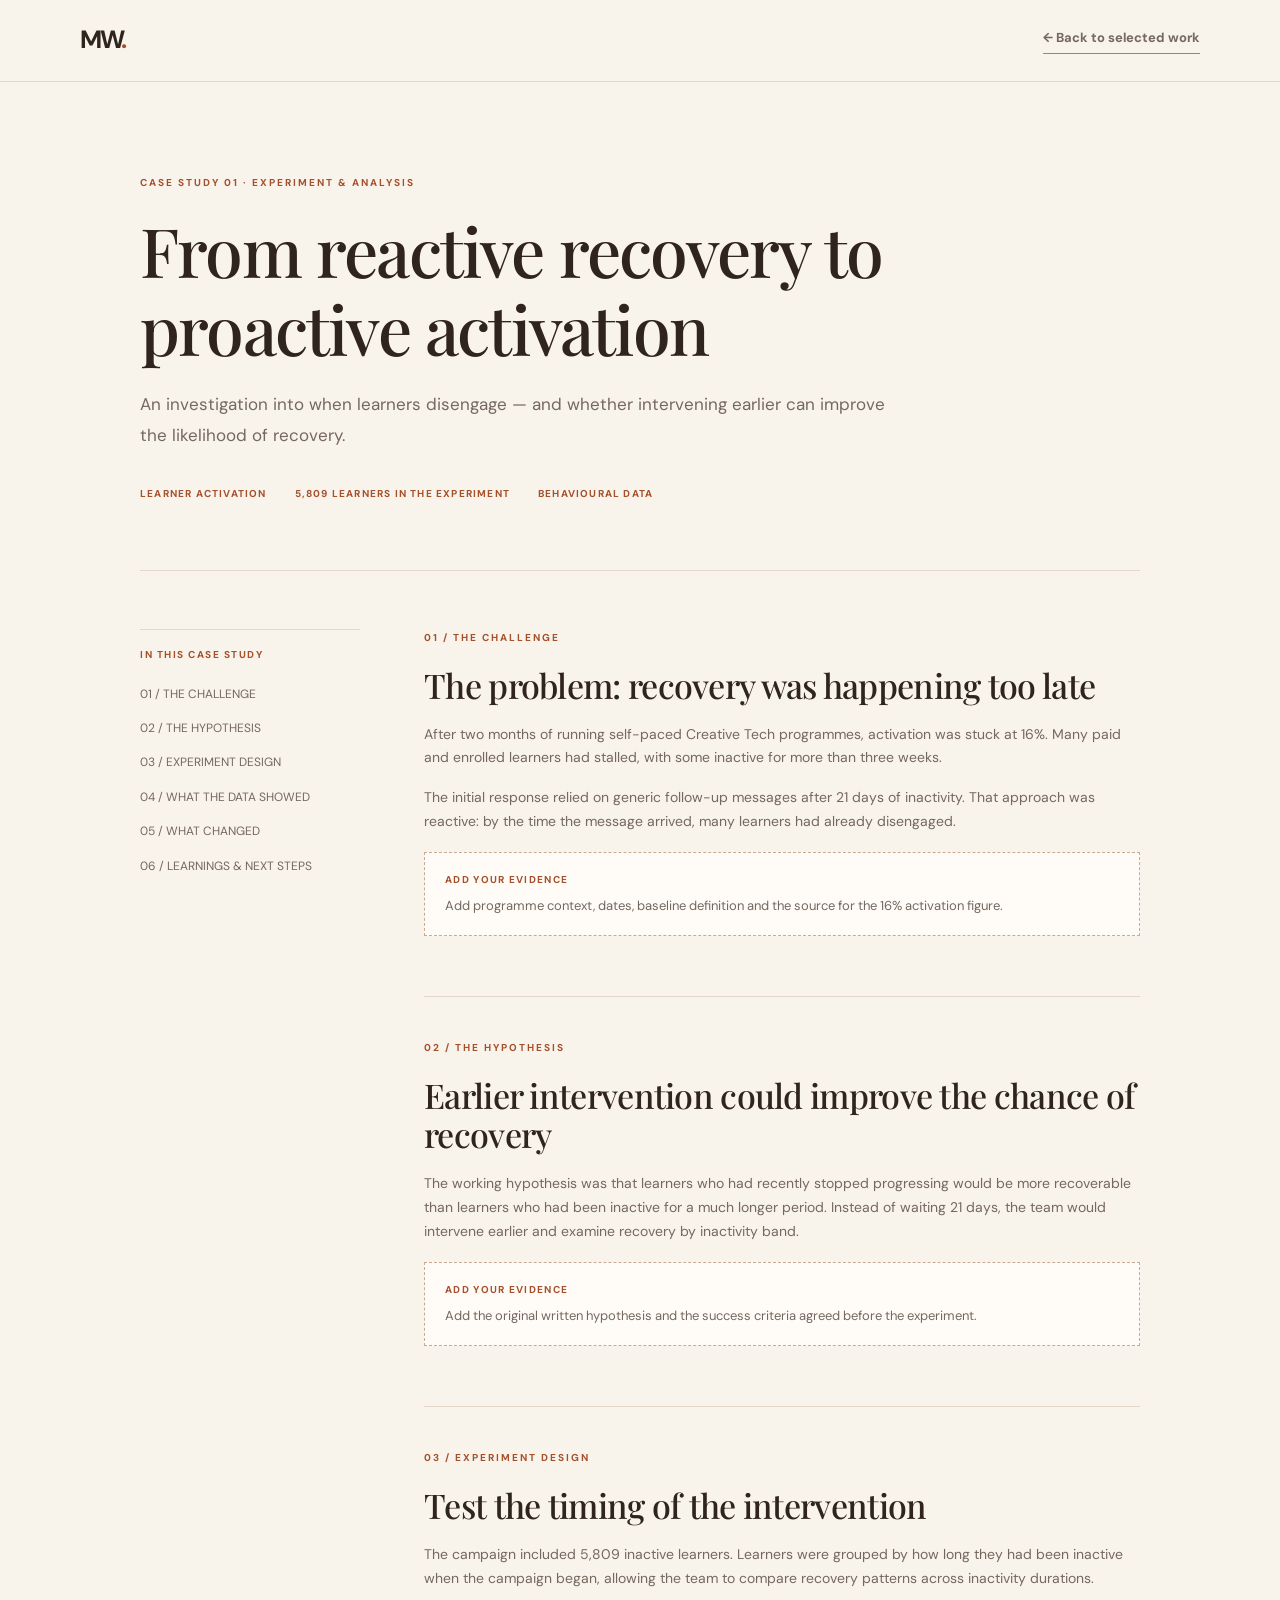
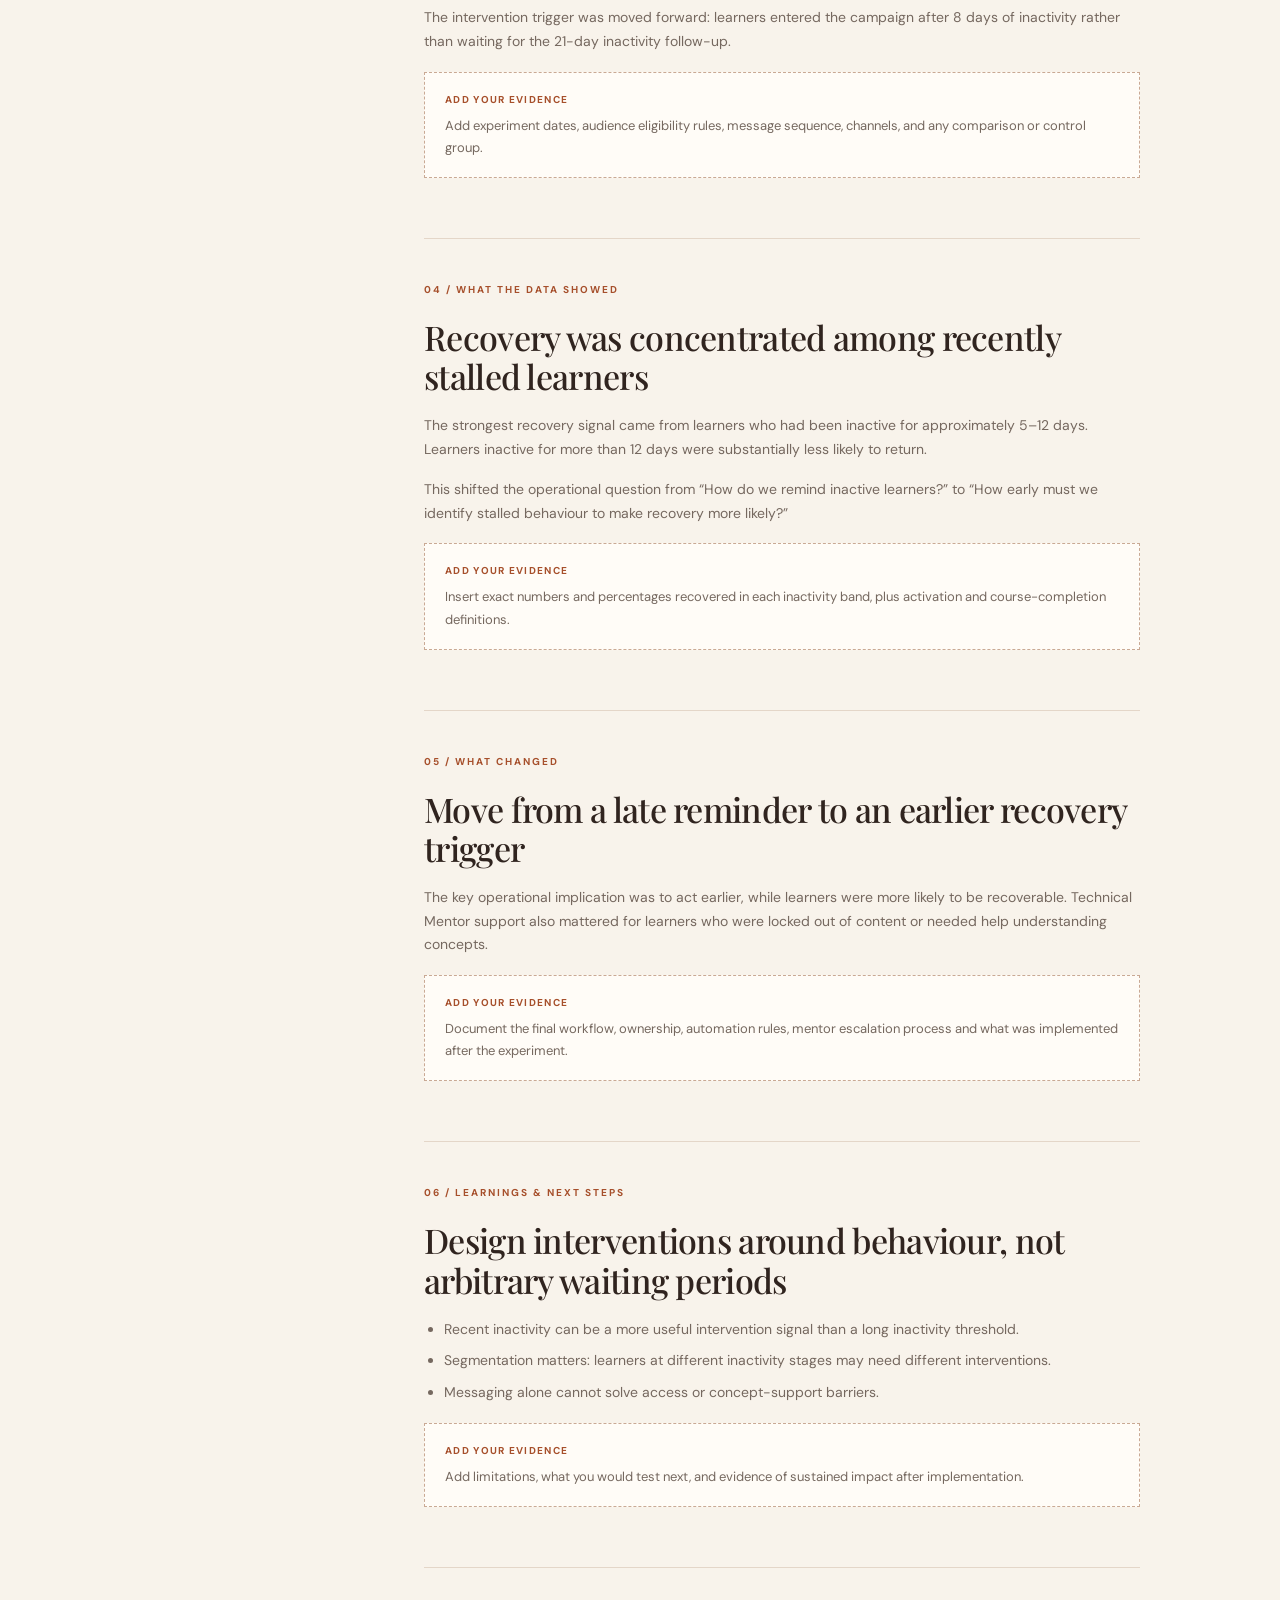
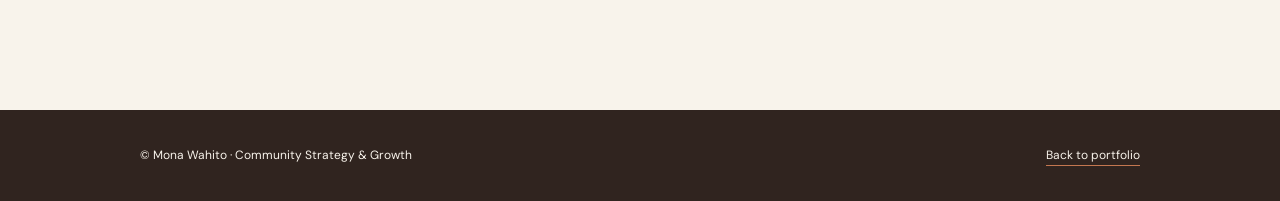
<file: activation-case-study.html>
<!doctype html><html lang="en"><head><meta charset="utf-8"><meta name="viewport" content="width=device-width, initial-scale=1">
<meta name="description" content="From reactive recovery to proactive activation — a case study by Mona Wahito."><title>From reactive recovery to proactive activation | Mona Wahito</title>
<link rel="preconnect" href="https://fonts.googleapis.com"><link rel="preconnect" href="https://fonts.gstatic.com" crossorigin>
<link href="https://fonts.googleapis.com/css2?family=DM+Sans:wght@400;500;600;700&family=Playfair+Display:wght@500;600;700&display=swap" rel="stylesheet"><style>
:root{--bg:#F8F3EB;--surface:#FFFCF7;--ink:#30241F;--muted:#75685F;--accent:#A64F2B;--accent-dark:#843D24;--accent-light:#C47750;--clay:#EBD5C2;--clay-light:#F3E5D8;--border:#E4D6C8;--dark:#30241F}
*{box-sizing:border-box}html{scroll-behavior:smooth;scroll-padding-top:100px}
body{margin:0;background:var(--bg);color:var(--ink);font-family:"DM Sans",Arial,sans-serif;line-height:1.7}
a{color:inherit;text-decoration:none}.wrap{width:min(1000px,calc(100% - 48px));margin:auto}
header{height:82px;padding:0 max(24px,calc((100% - 1120px)/2));display:flex;align-items:center;justify-content:space-between;border-bottom:1px solid var(--border);background:var(--bg)}
.logo{font-size:25px;font-weight:700;letter-spacing:-2px}.logo span{color:var(--accent)}
.back{font-size:13px;font-weight:700;color:var(--muted);border-bottom:1px solid var(--accent-light);padding-bottom:4px}
.hero{padding:92px 0 68px;border-bottom:1px solid var(--border)}
.eyebrow{font-size:10px;letter-spacing:2px;font-weight:700;color:var(--accent);margin:0 0 20px;text-transform:uppercase}
h1,h2{font-family:"Playfair Display",Georgia,serif;font-weight:500;line-height:1.15}
h1{font-size:clamp(42px,6vw,68px);letter-spacing:-1.8px;max-width:850px;margin:0 0 22px}
h1 em{color:var(--accent);font-weight:500}.lede{font-size:17px;line-height:1.8;color:var(--muted);max-width:760px;margin:0}
.meta{display:flex;gap:28px;flex-wrap:wrap;margin-top:34px;font-size:10px;font-weight:700;letter-spacing:1.2px;color:var(--accent)}
main{padding:58px 0 100px}.content-grid{display:grid;grid-template-columns:220px 1fr;gap:64px;align-items:start}
aside{position:sticky;top:30px;border-top:1px solid var(--border);padding-top:16px}
aside p{font-size:10px;letter-spacing:1.5px;font-weight:700;color:var(--accent);margin:0 0 14px}
aside a{display:block;font-size:12px;color:var(--muted);padding:7px 0}
section.case-section{padding:0 0 42px;margin:0 0 42px;border-bottom:1px solid var(--border);scroll-margin-top:100px}
h2{font-size:34px;letter-spacing:-.7px;margin:0 0 18px}
p{font-size:14px;color:var(--muted);margin:0 0 16px}
.placeholder{border:1px dashed #C9A994;background:#FFFCF7;padding:18px 20px;margin:18px 0;color:var(--muted);font-size:13px}
.placeholder b{display:block;color:var(--accent);font-size:10px;letter-spacing:1.3px;margin-bottom:7px}
ul{padding-left:20px;color:var(--muted);font-size:14px}li{margin:8px 0}
footer{background:var(--dark);color:var(--bg);padding:35px 0;font-size:12px}
footer .wrap{display:flex;justify-content:space-between;gap:20px;flex-wrap:wrap}footer a{color:var(--bg);border-bottom:1px solid var(--accent-light)}
@media(max-width:700px){header{height:70px}.hero{padding:65px 0 48px}.content-grid{grid-template-columns:1fr;gap:30px}aside{position:static;display:grid;grid-template-columns:repeat(2,minmax(0,1fr));gap:0 16px}aside p{grid-column:1/-1}h2{font-size:29px}main{padding-top:40px}}
</style></head>
<body><header><a class="logo" href="index.html">MW<span>.</span></a><a class="back" href="index.html#work">← Back to selected work</a></header>
<div class="wrap hero"><p class="eyebrow">CASE STUDY 01 · EXPERIMENT & ANALYSIS</p><h1>From reactive recovery to proactive activation</h1><p class="lede">An investigation into when learners disengage — and whether intervening earlier can improve the likelihood of recovery.</p><div class="meta"><span>LEARNER ACTIVATION</span><span>5,809 LEARNERS IN THE EXPERIMENT</span><span>BEHAVIOURAL DATA</span></div></div>
<main class="wrap"><div class="content-grid"><aside><p>IN THIS CASE STUDY</p><a href="#context">01 / THE CHALLENGE</a><a href="#hypothesis">02 / THE HYPOTHESIS</a><a href="#design">03 / EXPERIMENT DESIGN</a><a href="#findings">04 / WHAT THE DATA SHOWED</a><a href="#response">05 / WHAT CHANGED</a><a href="#learning">06 / LEARNINGS & NEXT STEPS</a></aside><div><section class="case-section" id="context"><p class="eyebrow">01 / THE CHALLENGE</p><h2>The problem: recovery was happening too late</h2><p>After two months of running self-paced Creative Tech programmes, activation was stuck at 16%. Many paid and enrolled learners had stalled, with some inactive for more than three weeks.</p><p>The initial response relied on generic follow-up messages after 21 days of inactivity. That approach was reactive: by the time the message arrived, many learners had already disengaged.</p><div class="placeholder"><b>ADD YOUR EVIDENCE</b>Add programme context, dates, baseline definition and the source for the 16% activation figure.</div></section><section class="case-section" id="hypothesis"><p class="eyebrow">02 / THE HYPOTHESIS</p><h2>Earlier intervention could improve the chance of recovery</h2><p>The working hypothesis was that learners who had recently stopped progressing would be more recoverable than learners who had been inactive for a much longer period. Instead of waiting 21 days, the team would intervene earlier and examine recovery by inactivity band.</p><div class="placeholder"><b>ADD YOUR EVIDENCE</b>Add the original written hypothesis and the success criteria agreed before the experiment.</div></section><section class="case-section" id="design"><p class="eyebrow">03 / EXPERIMENT DESIGN</p><h2>Test the timing of the intervention</h2><p>The campaign included 5,809 inactive learners. Learners were grouped by how long they had been inactive when the campaign began, allowing the team to compare recovery patterns across inactivity durations.</p><p>The intervention trigger was moved forward: learners entered the campaign after 8 days of inactivity rather than waiting for the 21-day inactivity follow-up.</p><div class="placeholder"><b>ADD YOUR EVIDENCE</b>Add experiment dates, audience eligibility rules, message sequence, channels, and any comparison or control group.</div></section><section class="case-section" id="findings"><p class="eyebrow">04 / WHAT THE DATA SHOWED</p><h2>Recovery was concentrated among recently stalled learners</h2><p>The strongest recovery signal came from learners who had been inactive for approximately 5–12 days. Learners inactive for more than 12 days were substantially less likely to return.</p><p>This shifted the operational question from “How do we remind inactive learners?” to “How early must we identify stalled behaviour to make recovery more likely?”</p><div class="placeholder"><b>ADD YOUR EVIDENCE</b>Insert exact numbers and percentages recovered in each inactivity band, plus activation and course-completion definitions.</div></section><section class="case-section" id="response"><p class="eyebrow">05 / WHAT CHANGED</p><h2>Move from a late reminder to an earlier recovery trigger</h2><p>The key operational implication was to act earlier, while learners were more likely to be recoverable. Technical Mentor support also mattered for learners who were locked out of content or needed help understanding concepts.</p><div class="placeholder"><b>ADD YOUR EVIDENCE</b>Document the final workflow, ownership, automation rules, mentor escalation process and what was implemented after the experiment.</div></section><section class="case-section" id="learning"><p class="eyebrow">06 / LEARNINGS & NEXT STEPS</p><h2>Design interventions around behaviour, not arbitrary waiting periods</h2><ul><li>Recent inactivity can be a more useful intervention signal than a long inactivity threshold.</li><li>Segmentation matters: learners at different inactivity stages may need different interventions.</li><li>Messaging alone cannot solve access or concept-support barriers.</li></ul><div class="placeholder"><b>ADD YOUR EVIDENCE</b>Add limitations, what you would test next, and evidence of sustained impact after implementation.</div></section></div></div></main>
<footer><div class="wrap"><span>© Mona Wahito · Community Strategy & Growth</span><a href="index.html#work">Back to portfolio</a></div></footer></body></html>
</file>
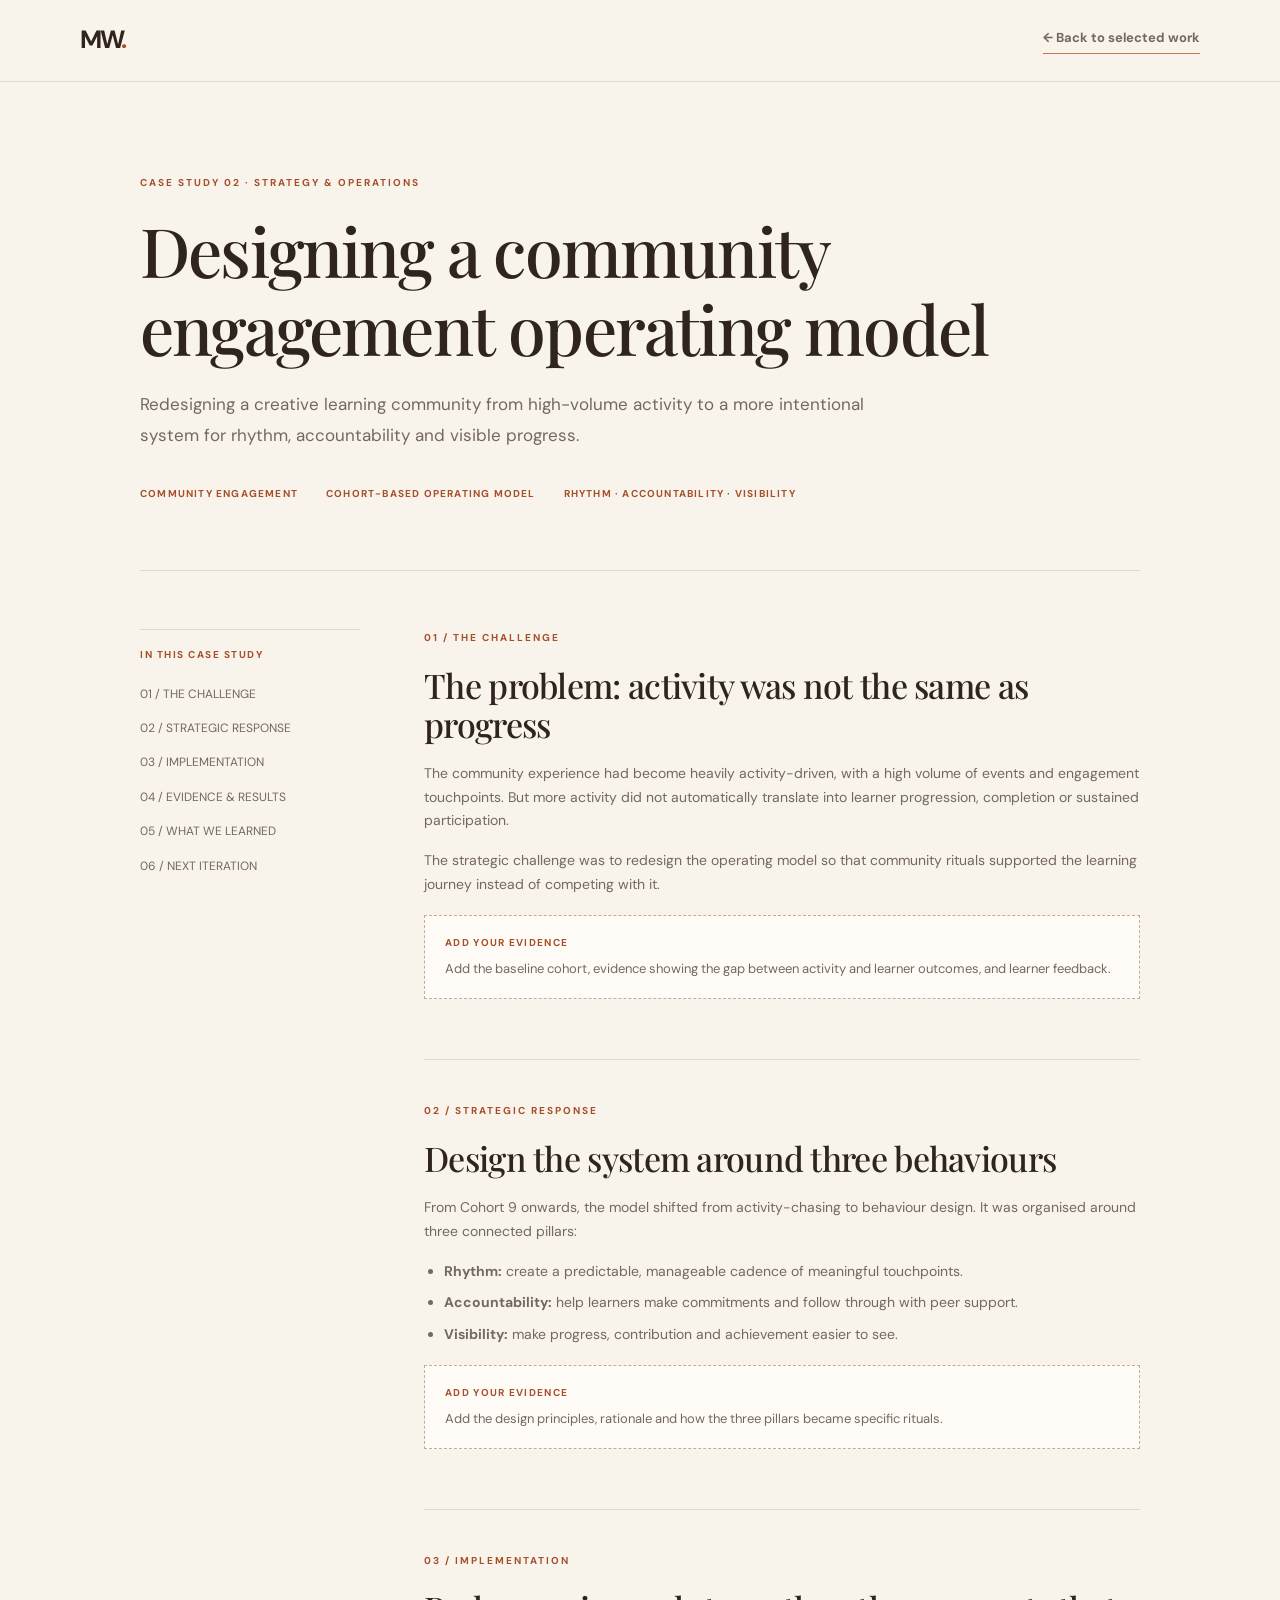
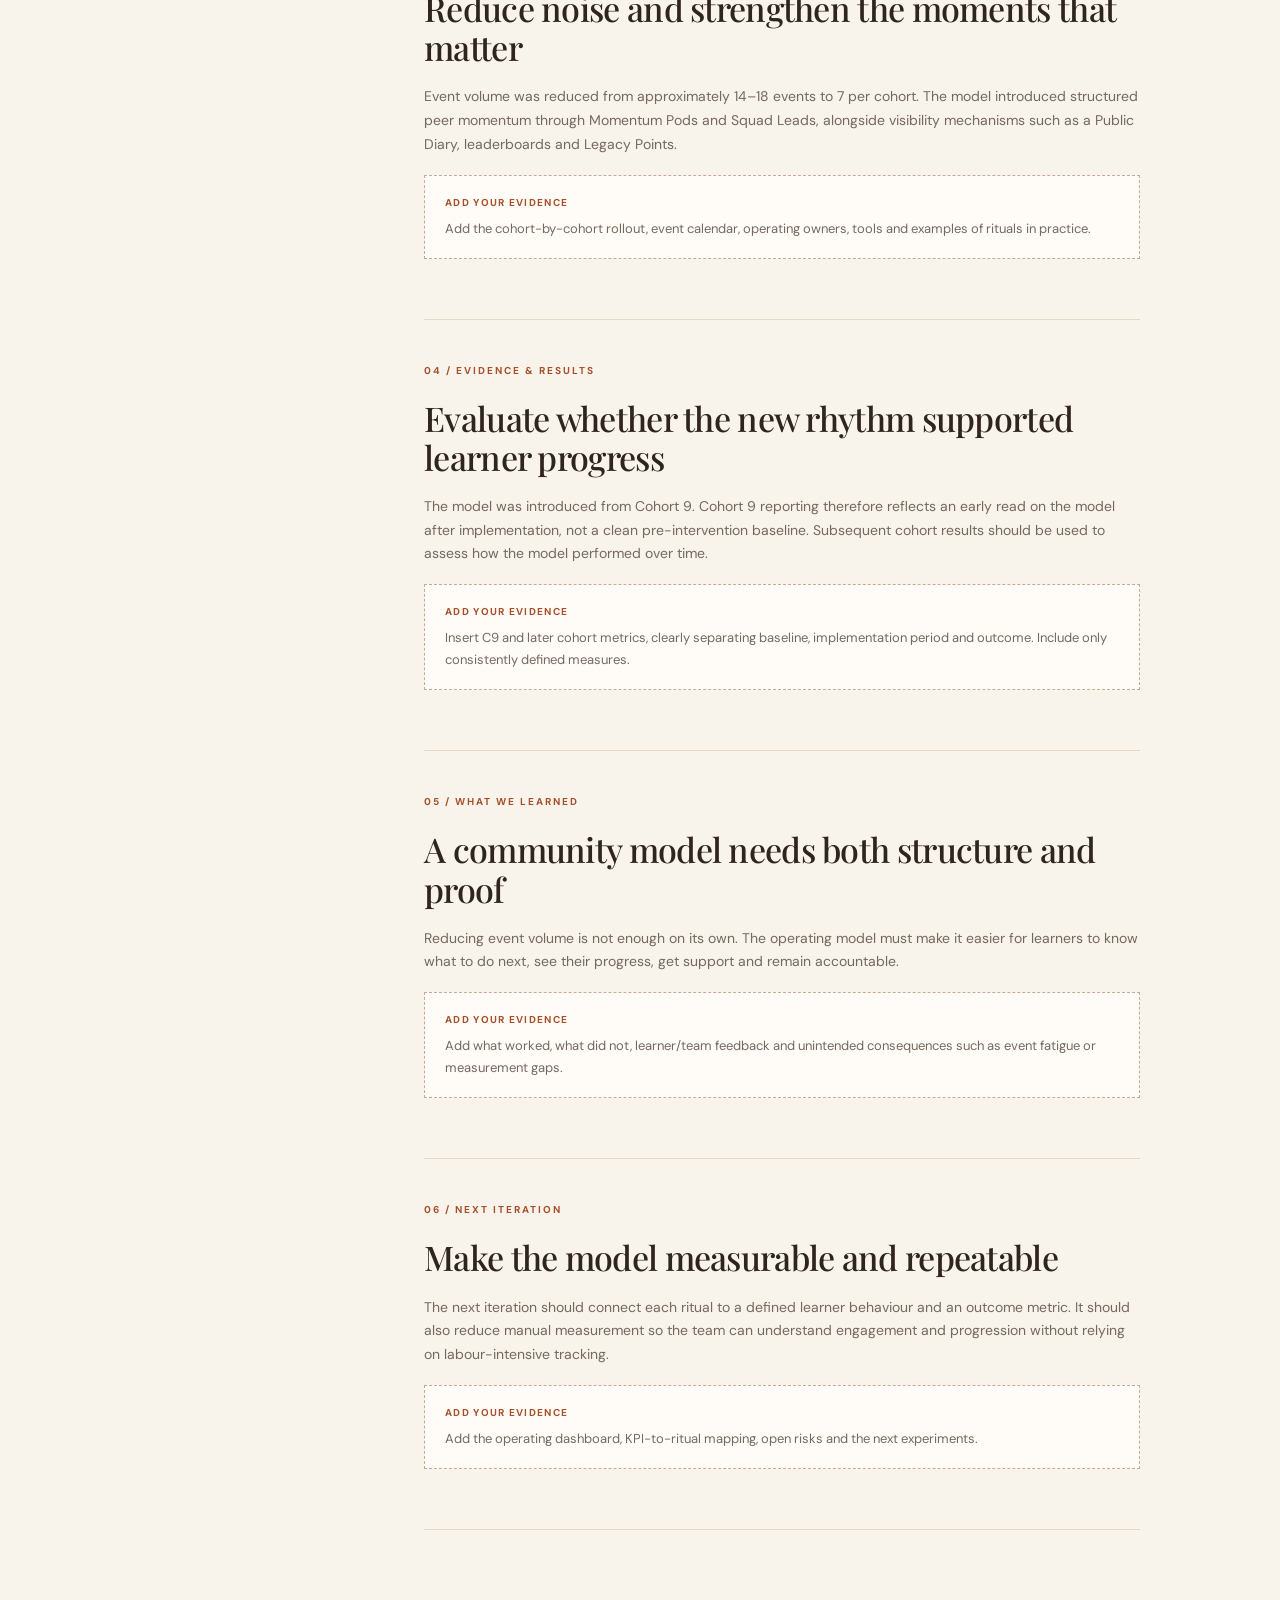
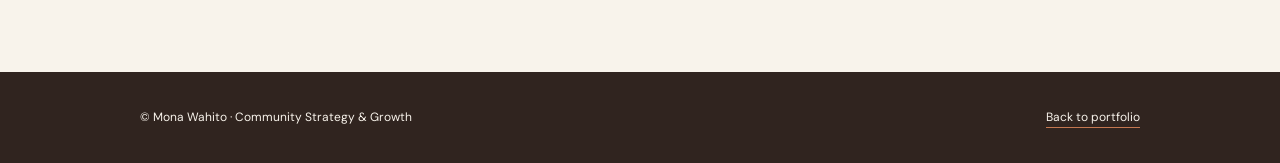
<file: engagement-case-study.html>
<!doctype html><html lang="en"><head><meta charset="utf-8"><meta name="viewport" content="width=device-width, initial-scale=1">
<meta name="description" content="Designing a community engagement operating model — a case study by Mona Wahito."><title>Designing a community engagement operating model | Mona Wahito</title>
<link rel="preconnect" href="https://fonts.googleapis.com"><link rel="preconnect" href="https://fonts.gstatic.com" crossorigin>
<link href="https://fonts.googleapis.com/css2?family=DM+Sans:wght@400;500;600;700&family=Playfair+Display:wght@500;600;700&display=swap" rel="stylesheet"><style>
:root{--bg:#F8F3EB;--surface:#FFFCF7;--ink:#30241F;--muted:#75685F;--accent:#A64F2B;--accent-dark:#843D24;--accent-light:#C47750;--clay:#EBD5C2;--clay-light:#F3E5D8;--border:#E4D6C8;--dark:#30241F}
*{box-sizing:border-box}html{scroll-behavior:smooth;scroll-padding-top:100px}
body{margin:0;background:var(--bg);color:var(--ink);font-family:"DM Sans",Arial,sans-serif;line-height:1.7}
a{color:inherit;text-decoration:none}.wrap{width:min(1000px,calc(100% - 48px));margin:auto}
header{height:82px;padding:0 max(24px,calc((100% - 1120px)/2));display:flex;align-items:center;justify-content:space-between;border-bottom:1px solid var(--border);background:var(--bg)}
.logo{font-size:25px;font-weight:700;letter-spacing:-2px}.logo span{color:var(--accent)}
.back{font-size:13px;font-weight:700;color:var(--muted);border-bottom:1px solid var(--accent-light);padding-bottom:4px}
.hero{padding:92px 0 68px;border-bottom:1px solid var(--border)}
.eyebrow{font-size:10px;letter-spacing:2px;font-weight:700;color:var(--accent);margin:0 0 20px;text-transform:uppercase}
h1,h2{font-family:"Playfair Display",Georgia,serif;font-weight:500;line-height:1.15}
h1{font-size:clamp(42px,6vw,68px);letter-spacing:-1.8px;max-width:850px;margin:0 0 22px}
h1 em{color:var(--accent);font-weight:500}.lede{font-size:17px;line-height:1.8;color:var(--muted);max-width:760px;margin:0}
.meta{display:flex;gap:28px;flex-wrap:wrap;margin-top:34px;font-size:10px;font-weight:700;letter-spacing:1.2px;color:var(--accent)}
main{padding:58px 0 100px}.content-grid{display:grid;grid-template-columns:220px 1fr;gap:64px;align-items:start}
aside{position:sticky;top:30px;border-top:1px solid var(--border);padding-top:16px}
aside p{font-size:10px;letter-spacing:1.5px;font-weight:700;color:var(--accent);margin:0 0 14px}
aside a{display:block;font-size:12px;color:var(--muted);padding:7px 0}
section.case-section{padding:0 0 42px;margin:0 0 42px;border-bottom:1px solid var(--border);scroll-margin-top:100px}
h2{font-size:34px;letter-spacing:-.7px;margin:0 0 18px}
p{font-size:14px;color:var(--muted);margin:0 0 16px}
.placeholder{border:1px dashed #C9A994;background:#FFFCF7;padding:18px 20px;margin:18px 0;color:var(--muted);font-size:13px}
.placeholder b{display:block;color:var(--accent);font-size:10px;letter-spacing:1.3px;margin-bottom:7px}
ul{padding-left:20px;color:var(--muted);font-size:14px}li{margin:8px 0}
footer{background:var(--dark);color:var(--bg);padding:35px 0;font-size:12px}
footer .wrap{display:flex;justify-content:space-between;gap:20px;flex-wrap:wrap}footer a{color:var(--bg);border-bottom:1px solid var(--accent-light)}
@media(max-width:700px){header{height:70px}.hero{padding:65px 0 48px}.content-grid{grid-template-columns:1fr;gap:30px}aside{position:static;display:grid;grid-template-columns:repeat(2,minmax(0,1fr));gap:0 16px}aside p{grid-column:1/-1}h2{font-size:29px}main{padding-top:40px}}
</style></head>
<body><header><a class="logo" href="index.html">MW<span>.</span></a><a class="back" href="index.html#work">← Back to selected work</a></header>
<div class="wrap hero"><p class="eyebrow">CASE STUDY 02 · STRATEGY & OPERATIONS</p><h1>Designing a community engagement operating model</h1><p class="lede">Redesigning a creative learning community from high-volume activity to a more intentional system for rhythm, accountability and visible progress.</p><div class="meta"><span>COMMUNITY ENGAGEMENT</span><span>COHORT-BASED OPERATING MODEL</span><span>RHYTHM · ACCOUNTABILITY · VISIBILITY</span></div></div>
<main class="wrap"><div class="content-grid"><aside><p>IN THIS CASE STUDY</p><a href="#context">01 / THE CHALLENGE</a><a href="#strategy">02 / STRATEGIC RESPONSE</a><a href="#implementation">03 / IMPLEMENTATION</a><a href="#measurement">04 / EVIDENCE & RESULTS</a><a href="#learning">05 / WHAT WE LEARNED</a><a href="#next">06 / NEXT ITERATION</a></aside><div><section class="case-section" id="context"><p class="eyebrow">01 / THE CHALLENGE</p><h2>The problem: activity was not the same as progress</h2><p>The community experience had become heavily activity-driven, with a high volume of events and engagement touchpoints. But more activity did not automatically translate into learner progression, completion or sustained participation.</p><p>The strategic challenge was to redesign the operating model so that community rituals supported the learning journey instead of competing with it.</p><div class="placeholder"><b>ADD YOUR EVIDENCE</b>Add the baseline cohort, evidence showing the gap between activity and learner outcomes, and learner feedback.</div></section><section class="case-section" id="strategy"><p class="eyebrow">02 / STRATEGIC RESPONSE</p><h2>Design the system around three behaviours</h2><p>From Cohort 9 onwards, the model shifted from activity-chasing to behaviour design. It was organised around three connected pillars:</p><ul><li><b>Rhythm:</b> create a predictable, manageable cadence of meaningful touchpoints.</li><li><b>Accountability:</b> help learners make commitments and follow through with peer support.</li><li><b>Visibility:</b> make progress, contribution and achievement easier to see.</li></ul><div class="placeholder"><b>ADD YOUR EVIDENCE</b>Add the design principles, rationale and how the three pillars became specific rituals.</div></section><section class="case-section" id="implementation"><p class="eyebrow">03 / IMPLEMENTATION</p><h2>Reduce noise and strengthen the moments that matter</h2><p>Event volume was reduced from approximately 14–18 events to 7 per cohort. The model introduced structured peer momentum through Momentum Pods and Squad Leads, alongside visibility mechanisms such as a Public Diary, leaderboards and Legacy Points.</p><div class="placeholder"><b>ADD YOUR EVIDENCE</b>Add the cohort-by-cohort rollout, event calendar, operating owners, tools and examples of rituals in practice.</div></section><section class="case-section" id="measurement"><p class="eyebrow">04 / EVIDENCE & RESULTS</p><h2>Evaluate whether the new rhythm supported learner progress</h2><p>The model was introduced from Cohort 9. Cohort 9 reporting therefore reflects an early read on the model after implementation, not a clean pre-intervention baseline. Subsequent cohort results should be used to assess how the model performed over time.</p><div class="placeholder"><b>ADD YOUR EVIDENCE</b>Insert C9 and later cohort metrics, clearly separating baseline, implementation period and outcome. Include only consistently defined measures.</div></section><section class="case-section" id="learning"><p class="eyebrow">05 / WHAT WE LEARNED</p><h2>A community model needs both structure and proof</h2><p>Reducing event volume is not enough on its own. The operating model must make it easier for learners to know what to do next, see their progress, get support and remain accountable.</p><div class="placeholder"><b>ADD YOUR EVIDENCE</b>Add what worked, what did not, learner/team feedback and unintended consequences such as event fatigue or measurement gaps.</div></section><section class="case-section" id="next"><p class="eyebrow">06 / NEXT ITERATION</p><h2>Make the model measurable and repeatable</h2><p>The next iteration should connect each ritual to a defined learner behaviour and an outcome metric. It should also reduce manual measurement so the team can understand engagement and progression without relying on labour-intensive tracking.</p><div class="placeholder"><b>ADD YOUR EVIDENCE</b>Add the operating dashboard, KPI-to-ritual mapping, open risks and the next experiments.</div></section></div></div></main>
<footer><div class="wrap"><span>© Mona Wahito · Community Strategy & Growth</span><a href="index.html#work">Back to portfolio</a></div></footer></body></html>
</file>
